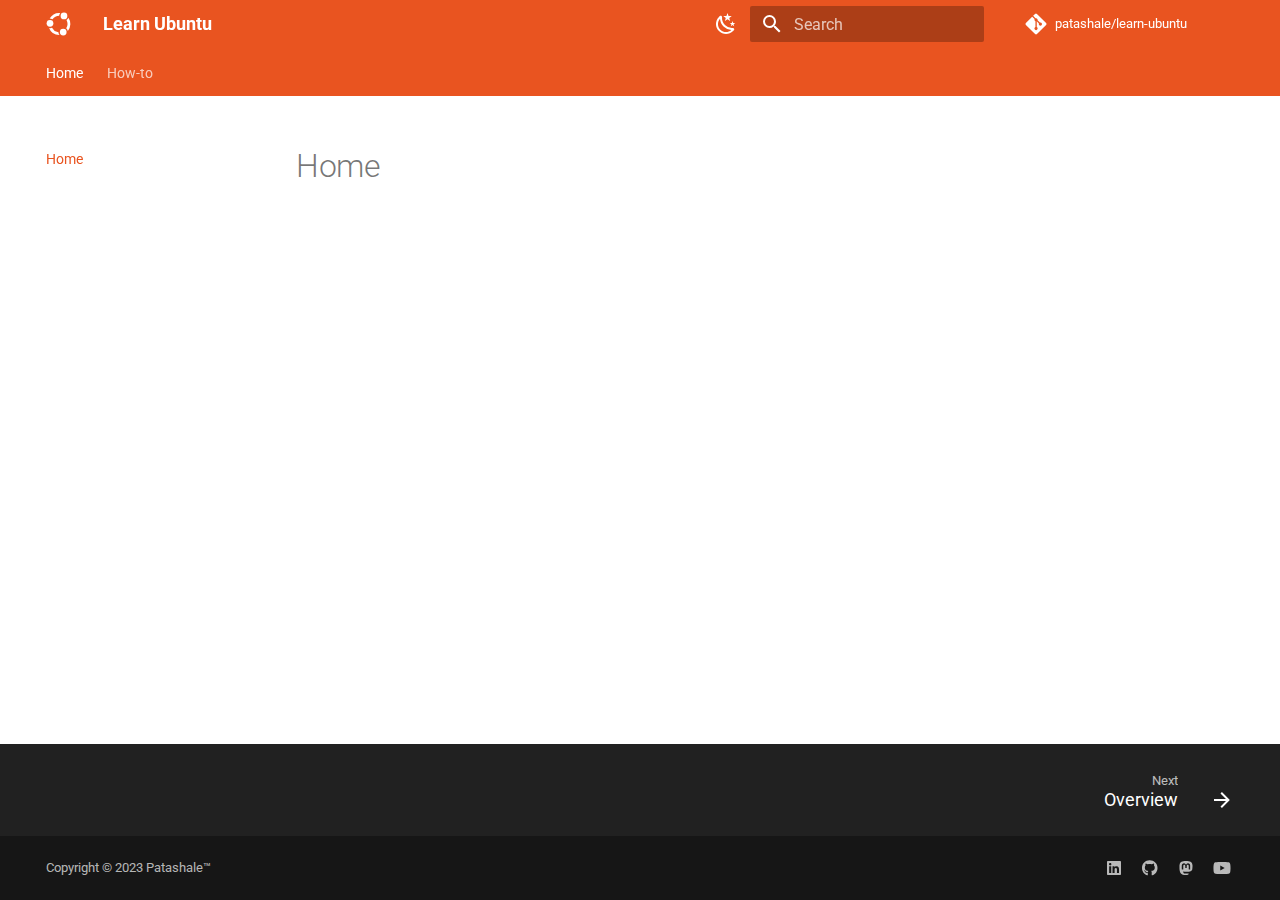
<file: index.html>
<!doctype html><html lang=en class=no-js> <head><meta charset=utf-8><meta name=viewport content="width=device-width,initial-scale=1"><meta name=description content="Learn everything about Ubuntu here at Patashale™."><meta name=author content=Patashale™><link href=https://www.patashale.in/learn-ubuntu/ rel=canonical><link href=en/how-to/overview/ rel=next><link rel=icon href=assets/ubuntu-logo.svg><meta name=generator content="mkdocs-1.6.0, mkdocs-material-9.5.26"><title>Learn Ubuntu</title><link rel=stylesheet href=assets/stylesheets/main.6543a935.min.css><link rel=stylesheet href=assets/stylesheets/palette.06af60db.min.css><link rel=preconnect href=https://fonts.gstatic.com crossorigin><link rel=stylesheet href="https://fonts.googleapis.com/css?family=Roboto:300,300i,400,400i,700,700i%7CRoboto+Mono:400,400i,700,700i&display=fallback"><style>:root{--md-text-font:"Roboto";--md-code-font:"Roboto Mono"}</style><link rel=stylesheet href=stylesheets/extra.css><script>__md_scope=new URL(".",location),__md_hash=e=>[...e].reduce((e,_)=>(e<<5)-e+_.charCodeAt(0),0),__md_get=(e,_=localStorage,t=__md_scope)=>JSON.parse(_.getItem(t.pathname+"."+e)),__md_set=(e,_,t=localStorage,a=__md_scope)=>{try{t.setItem(a.pathname+"."+e,JSON.stringify(_))}catch(e){}}</script><meta property=og:type content=website><meta property=og:title content=Home><meta property=og:description content="Learn everything about Ubuntu here at Patashale™."><meta property=og:image content=https://www.patashale.in/learn-ubuntu/assets/images/social/index.png><meta property=og:image:type content=image/png><meta property=og:image:width content=1200><meta property=og:image:height content=630><meta content=https://www.patashale.in/learn-ubuntu/ property=og:url><meta name=twitter:card content=summary_large_image><meta name=twitter:title content=Home><meta name=twitter:description content="Learn everything about Ubuntu here at Patashale™."><meta name=twitter:image content=https://www.patashale.in/learn-ubuntu/assets/images/social/index.png></head> <body dir=ltr data-md-color-scheme=default data-md-color-primary=indigo data-md-color-accent=indigo> <input class=md-toggle data-md-toggle=drawer type=checkbox id=__drawer autocomplete=off> <input class=md-toggle data-md-toggle=search type=checkbox id=__search autocomplete=off> <label class=md-overlay for=__drawer></label> <div data-md-component=skip> </div> <div data-md-component=announce> </div> <header class=md-header data-md-component=header> <nav class="md-header__inner md-grid" aria-label=Header> <a href=. title="Learn Ubuntu" class="md-header__button md-logo" aria-label="Learn Ubuntu" data-md-component=logo> <img src=assets/ubuntu-logo.svg alt=logo> </a> <label class="md-header__button md-icon" for=__drawer> <svg xmlns=http://www.w3.org/2000/svg viewbox="0 0 24 24"><path d="M3 6h18v2H3V6m0 5h18v2H3v-2m0 5h18v2H3v-2Z"/></svg> </label> <div class=md-header__title data-md-component=header-title> <div class=md-header__ellipsis> <div class=md-header__topic> <span class=md-ellipsis> Learn Ubuntu </span> </div> <div class=md-header__topic data-md-component=header-topic> <span class=md-ellipsis> Home </span> </div> </div> </div> <form class=md-header__option data-md-component=palette> <input class=md-option data-md-color-media="(prefers-color-scheme: light)" data-md-color-scheme=default data-md-color-primary=indigo data-md-color-accent=indigo aria-label="Switch to dark mode" type=radio name=__palette id=__palette_0> <label class="md-header__button md-icon" title="Switch to dark mode" for=__palette_1 hidden> <svg xmlns=http://www.w3.org/2000/svg viewbox="0 0 24 24"><path d="m17.75 4.09-2.53 1.94.91 3.06-2.63-1.81-2.63 1.81.91-3.06-2.53-1.94L12.44 4l1.06-3 1.06 3 3.19.09m3.5 6.91-1.64 1.25.59 1.98-1.7-1.17-1.7 1.17.59-1.98L15.75 11l2.06-.05L18.5 9l.69 1.95 2.06.05m-2.28 4.95c.83-.08 1.72 1.1 1.19 1.85-.32.45-.66.87-1.08 1.27C15.17 23 8.84 23 4.94 19.07c-3.91-3.9-3.91-10.24 0-14.14.4-.4.82-.76 1.27-1.08.75-.53 1.93.36 1.85 1.19-.27 2.86.69 5.83 2.89 8.02a9.96 9.96 0 0 0 8.02 2.89m-1.64 2.02a12.08 12.08 0 0 1-7.8-3.47c-2.17-2.19-3.33-5-3.49-7.82-2.81 3.14-2.7 7.96.31 10.98 3.02 3.01 7.84 3.12 10.98.31Z"/></svg> </label> <input class=md-option data-md-color-media="(prefers-color-scheme: dark)" data-md-color-scheme=slate data-md-color-primary=deep-orange data-md-color-accent=deep-orange aria-label="Switch to light mode" type=radio name=__palette id=__palette_1> <label class="md-header__button md-icon" title="Switch to light mode" for=__palette_0 hidden> <svg xmlns=http://www.w3.org/2000/svg viewbox="0 0 24 24"><path d="M12 7a5 5 0 0 1 5 5 5 5 0 0 1-5 5 5 5 0 0 1-5-5 5 5 0 0 1 5-5m0 2a3 3 0 0 0-3 3 3 3 0 0 0 3 3 3 3 0 0 0 3-3 3 3 0 0 0-3-3m0-7 2.39 3.42C13.65 5.15 12.84 5 12 5c-.84 0-1.65.15-2.39.42L12 2M3.34 7l4.16-.35A7.2 7.2 0 0 0 5.94 8.5c-.44.74-.69 1.5-.83 2.29L3.34 7m.02 10 1.76-3.77a7.131 7.131 0 0 0 2.38 4.14L3.36 17M20.65 7l-1.77 3.79a7.023 7.023 0 0 0-2.38-4.15l4.15.36m-.01 10-4.14.36c.59-.51 1.12-1.14 1.54-1.86.42-.73.69-1.5.83-2.29L20.64 17M12 22l-2.41-3.44c.74.27 1.55.44 2.41.44.82 0 1.63-.17 2.37-.44L12 22Z"/></svg> </label> </form> <script>var media,input,key,value,palette=__md_get("__palette");if(palette&&palette.color){"(prefers-color-scheme)"===palette.color.media&&(media=matchMedia("(prefers-color-scheme: light)"),input=document.querySelector(media.matches?"[data-md-color-media='(prefers-color-scheme: light)']":"[data-md-color-media='(prefers-color-scheme: dark)']"),palette.color.media=input.getAttribute("data-md-color-media"),palette.color.scheme=input.getAttribute("data-md-color-scheme"),palette.color.primary=input.getAttribute("data-md-color-primary"),palette.color.accent=input.getAttribute("data-md-color-accent"));for([key,value]of Object.entries(palette.color))document.body.setAttribute("data-md-color-"+key,value)}</script> <label class="md-header__button md-icon" for=__search> <svg xmlns=http://www.w3.org/2000/svg viewbox="0 0 24 24"><path d="M9.5 3A6.5 6.5 0 0 1 16 9.5c0 1.61-.59 3.09-1.56 4.23l.27.27h.79l5 5-1.5 1.5-5-5v-.79l-.27-.27A6.516 6.516 0 0 1 9.5 16 6.5 6.5 0 0 1 3 9.5 6.5 6.5 0 0 1 9.5 3m0 2C7 5 5 7 5 9.5S7 14 9.5 14 14 12 14 9.5 12 5 9.5 5Z"/></svg> </label> <div class=md-search data-md-component=search role=dialog> <label class=md-search__overlay for=__search></label> <div class=md-search__inner role=search> <form class=md-search__form name=search> <input type=text class=md-search__input name=query aria-label=Search placeholder=Search autocapitalize=off autocorrect=off autocomplete=off spellcheck=false data-md-component=search-query required> <label class="md-search__icon md-icon" for=__search> <svg xmlns=http://www.w3.org/2000/svg viewbox="0 0 24 24"><path d="M9.5 3A6.5 6.5 0 0 1 16 9.5c0 1.61-.59 3.09-1.56 4.23l.27.27h.79l5 5-1.5 1.5-5-5v-.79l-.27-.27A6.516 6.516 0 0 1 9.5 16 6.5 6.5 0 0 1 3 9.5 6.5 6.5 0 0 1 9.5 3m0 2C7 5 5 7 5 9.5S7 14 9.5 14 14 12 14 9.5 12 5 9.5 5Z"/></svg> <svg xmlns=http://www.w3.org/2000/svg viewbox="0 0 24 24"><path d="M20 11v2H8l5.5 5.5-1.42 1.42L4.16 12l7.92-7.92L13.5 5.5 8 11h12Z"/></svg> </label> <nav class=md-search__options aria-label=Search> <button type=reset class="md-search__icon md-icon" title=Clear aria-label=Clear tabindex=-1> <svg xmlns=http://www.w3.org/2000/svg viewbox="0 0 24 24"><path d="M19 6.41 17.59 5 12 10.59 6.41 5 5 6.41 10.59 12 5 17.59 6.41 19 12 13.41 17.59 19 19 17.59 13.41 12 19 6.41Z"/></svg> </button> </nav> </form> <div class=md-search__output> <div class=md-search__scrollwrap tabindex=0 data-md-scrollfix> <div class=md-search-result data-md-component=search-result> <div class=md-search-result__meta> Initializing search </div> <ol class=md-search-result__list role=presentation></ol> </div> </div> </div> </div> </div> <div class=md-header__source> <a href=https://github.com/patashale/learn-ubuntu title="Go to repository" class=md-source data-md-component=source> <div class="md-source__icon md-icon"> <svg xmlns=http://www.w3.org/2000/svg viewbox="0 0 448 512"><!-- Font Awesome Free 6.5.2 by @fontawesome - https://fontawesome.com License - https://fontawesome.com/license/free (Icons: CC BY 4.0, Fonts: SIL OFL 1.1, Code: MIT License) Copyright 2024 Fonticons, Inc.--><path d="M439.55 236.05 244 40.45a28.87 28.87 0 0 0-40.81 0l-40.66 40.63 51.52 51.52c27.06-9.14 52.68 16.77 43.39 43.68l49.66 49.66c34.23-11.8 61.18 31 35.47 56.69-26.49 26.49-70.21-2.87-56-37.34L240.22 199v121.85c25.3 12.54 22.26 41.85 9.08 55a34.34 34.34 0 0 1-48.55 0c-17.57-17.6-11.07-46.91 11.25-56v-123c-20.8-8.51-24.6-30.74-18.64-45L142.57 101 8.45 235.14a28.86 28.86 0 0 0 0 40.81l195.61 195.6a28.86 28.86 0 0 0 40.8 0l194.69-194.69a28.86 28.86 0 0 0 0-40.81z"/></svg> </div> <div class=md-source__repository> patashale/learn-ubuntu </div> </a> </div> </nav> </header> <div class=md-container data-md-component=container> <nav class=md-tabs aria-label=Tabs data-md-component=tabs> <div class=md-grid> <ul class=md-tabs__list> <li class="md-tabs__item md-tabs__item--active"> <a href=. class=md-tabs__link> Home </a> </li> <li class=md-tabs__item> <a href=en/how-to/overview/ class=md-tabs__link> How-to </a> </li> </ul> </div> </nav> <main class=md-main data-md-component=main> <div class="md-main__inner md-grid"> <div class="md-sidebar md-sidebar--primary" data-md-component=sidebar data-md-type=navigation> <div class=md-sidebar__scrollwrap> <div class=md-sidebar__inner> <nav class="md-nav md-nav--primary md-nav--lifted" aria-label=Navigation data-md-level=0> <label class=md-nav__title for=__drawer> <a href=. title="Learn Ubuntu" class="md-nav__button md-logo" aria-label="Learn Ubuntu" data-md-component=logo> <img src=assets/ubuntu-logo.svg alt=logo> </a> Learn Ubuntu </label> <div class=md-nav__source> <a href=https://github.com/patashale/learn-ubuntu title="Go to repository" class=md-source data-md-component=source> <div class="md-source__icon md-icon"> <svg xmlns=http://www.w3.org/2000/svg viewbox="0 0 448 512"><!-- Font Awesome Free 6.5.2 by @fontawesome - https://fontawesome.com License - https://fontawesome.com/license/free (Icons: CC BY 4.0, Fonts: SIL OFL 1.1, Code: MIT License) Copyright 2024 Fonticons, Inc.--><path d="M439.55 236.05 244 40.45a28.87 28.87 0 0 0-40.81 0l-40.66 40.63 51.52 51.52c27.06-9.14 52.68 16.77 43.39 43.68l49.66 49.66c34.23-11.8 61.18 31 35.47 56.69-26.49 26.49-70.21-2.87-56-37.34L240.22 199v121.85c25.3 12.54 22.26 41.85 9.08 55a34.34 34.34 0 0 1-48.55 0c-17.57-17.6-11.07-46.91 11.25-56v-123c-20.8-8.51-24.6-30.74-18.64-45L142.57 101 8.45 235.14a28.86 28.86 0 0 0 0 40.81l195.61 195.6a28.86 28.86 0 0 0 40.8 0l194.69-194.69a28.86 28.86 0 0 0 0-40.81z"/></svg> </div> <div class=md-source__repository> patashale/learn-ubuntu </div> </a> </div> <ul class=md-nav__list data-md-scrollfix> <li class="md-nav__item md-nav__item--active"> <input class="md-nav__toggle md-toggle" type=checkbox id=__toc> <a href=. class="md-nav__link md-nav__link--active"> <span class=md-ellipsis> Home </span> </a> </li> <li class="md-nav__item md-nav__item--nested"> <input class="md-nav__toggle md-toggle " type=checkbox id=__nav_2> <label class=md-nav__link for=__nav_2 id=__nav_2_label tabindex=0> <span class=md-ellipsis> How-to </span> <span class="md-nav__icon md-icon"></span> </label> <nav class=md-nav data-md-level=1 aria-labelledby=__nav_2_label aria-expanded=false> <label class=md-nav__title for=__nav_2> <span class="md-nav__icon md-icon"></span> How-to </label> <ul class=md-nav__list data-md-scrollfix> <li class=md-nav__item> <a href=en/how-to/overview/ class=md-nav__link> <span class=md-ellipsis> Overview </span> </a> </li> <li class=md-nav__item> <a href=en/how-to/visual-studio-code/ class=md-nav__link> <span class=md-ellipsis> Visual Studio Code </span> </a> </li> </ul> </nav> </li> </ul> </nav> </div> </div> </div> <div class="md-sidebar md-sidebar--secondary" data-md-component=sidebar data-md-type=toc> <div class=md-sidebar__scrollwrap> <div class=md-sidebar__inner> <nav class="md-nav md-nav--secondary" aria-label="Table of contents"> </nav> </div> </div> </div> <div class=md-content data-md-component=content> <article class="md-content__inner md-typeset"> <h1>Home</h1> </article> </div> <script>var target=document.getElementById(location.hash.slice(1));target&&target.name&&(target.checked=target.name.startsWith("__tabbed_"))</script> </div> </main> <footer class=md-footer> <nav class="md-footer__inner md-grid" aria-label=Footer> <a href=en/how-to/overview/ class="md-footer__link md-footer__link--next" aria-label="Next: Overview"> <div class=md-footer__title> <span class=md-footer__direction> Next </span> <div class=md-ellipsis> Overview </div> </div> <div class="md-footer__button md-icon"> <svg xmlns=http://www.w3.org/2000/svg viewbox="0 0 24 24"><path d="M4 11v2h12l-5.5 5.5 1.42 1.42L19.84 12l-7.92-7.92L10.5 5.5 16 11H4Z"/></svg> </div> </a> </nav> <div class="md-footer-meta md-typeset"> <div class="md-footer-meta__inner md-grid"> <div class=md-copyright> <div class=md-copyright__highlight> Copyright &copy; 2023 Patashale™ </div> </div> <div class=md-social> <a href=https://linkedin.com/company/patashale target=_blank rel=noopener title="Patashale™ on LinkedIn" class=md-social__link> <svg xmlns=http://www.w3.org/2000/svg viewbox="0 0 448 512"><!-- Font Awesome Free 6.5.2 by @fontawesome - https://fontawesome.com License - https://fontawesome.com/license/free (Icons: CC BY 4.0, Fonts: SIL OFL 1.1, Code: MIT License) Copyright 2024 Fonticons, Inc.--><path d="M416 32H31.9C14.3 32 0 46.5 0 64.3v383.4C0 465.5 14.3 480 31.9 480H416c17.6 0 32-14.5 32-32.3V64.3c0-17.8-14.4-32.3-32-32.3zM135.4 416H69V202.2h66.5V416zm-33.2-243c-21.3 0-38.5-17.3-38.5-38.5S80.9 96 102.2 96c21.2 0 38.5 17.3 38.5 38.5 0 21.3-17.2 38.5-38.5 38.5zm282.1 243h-66.4V312c0-24.8-.5-56.7-34.5-56.7-34.6 0-39.9 27-39.9 54.9V416h-66.4V202.2h63.7v29.2h.9c8.9-16.8 30.6-34.5 62.9-34.5 67.2 0 79.7 44.3 79.7 101.9V416z"/></svg> </a> <a href=https://github.com/patashale target=_blank rel=noopener title="Patashale™ on GitHub" class=md-social__link> <svg xmlns=http://www.w3.org/2000/svg viewbox="0 0 496 512"><!-- Font Awesome Free 6.5.2 by @fontawesome - https://fontawesome.com License - https://fontawesome.com/license/free (Icons: CC BY 4.0, Fonts: SIL OFL 1.1, Code: MIT License) Copyright 2024 Fonticons, Inc.--><path d="M165.9 397.4c0 2-2.3 3.6-5.2 3.6-3.3.3-5.6-1.3-5.6-3.6 0-2 2.3-3.6 5.2-3.6 3-.3 5.6 1.3 5.6 3.6zm-31.1-4.5c-.7 2 1.3 4.3 4.3 4.9 2.6 1 5.6 0 6.2-2s-1.3-4.3-4.3-5.2c-2.6-.7-5.5.3-6.2 2.3zm44.2-1.7c-2.9.7-4.9 2.6-4.6 4.9.3 2 2.9 3.3 5.9 2.6 2.9-.7 4.9-2.6 4.6-4.6-.3-1.9-3-3.2-5.9-2.9zM244.8 8C106.1 8 0 113.3 0 252c0 110.9 69.8 205.8 169.5 239.2 12.8 2.3 17.3-5.6 17.3-12.1 0-6.2-.3-40.4-.3-61.4 0 0-70 15-84.7-29.8 0 0-11.4-29.1-27.8-36.6 0 0-22.9-15.7 1.6-15.4 0 0 24.9 2 38.6 25.8 21.9 38.6 58.6 27.5 72.9 20.9 2.3-16 8.8-27.1 16-33.7-55.9-6.2-112.3-14.3-112.3-110.5 0-27.5 7.6-41.3 23.6-58.9-2.6-6.5-11.1-33.3 2.6-67.9 20.9-6.5 69 27 69 27 20-5.6 41.5-8.5 62.8-8.5s42.8 2.9 62.8 8.5c0 0 48.1-33.6 69-27 13.7 34.7 5.2 61.4 2.6 67.9 16 17.7 25.8 31.5 25.8 58.9 0 96.5-58.9 104.2-114.8 110.5 9.2 7.9 17 22.9 17 46.4 0 33.7-.3 75.4-.3 83.6 0 6.5 4.6 14.4 17.3 12.1C428.2 457.8 496 362.9 496 252 496 113.3 383.5 8 244.8 8zM97.2 352.9c-1.3 1-1 3.3.7 5.2 1.6 1.6 3.9 2.3 5.2 1 1.3-1 1-3.3-.7-5.2-1.6-1.6-3.9-2.3-5.2-1zm-10.8-8.1c-.7 1.3.3 2.9 2.3 3.9 1.6 1 3.6.7 4.3-.7.7-1.3-.3-2.9-2.3-3.9-2-.6-3.6-.3-4.3.7zm32.4 35.6c-1.6 1.3-1 4.3 1.3 6.2 2.3 2.3 5.2 2.6 6.5 1 1.3-1.3.7-4.3-1.3-6.2-2.2-2.3-5.2-2.6-6.5-1zm-11.4-14.7c-1.6 1-1.6 3.6 0 5.9 1.6 2.3 4.3 3.3 5.6 2.3 1.6-1.3 1.6-3.9 0-6.2-1.4-2.3-4-3.3-5.6-2z"/></svg> </a> <a href=https://mastodon.social/@patashale target=_blank rel="noopener me" title="Patashale™ on Mastodon" class=md-social__link> <svg xmlns=http://www.w3.org/2000/svg viewbox="0 0 448 512"><!-- Font Awesome Free 6.5.2 by @fontawesome - https://fontawesome.com License - https://fontawesome.com/license/free (Icons: CC BY 4.0, Fonts: SIL OFL 1.1, Code: MIT License) Copyright 2024 Fonticons, Inc.--><path d="M433 179.11c0-97.2-63.71-125.7-63.71-125.7-62.52-28.7-228.56-28.4-290.48 0 0 0-63.72 28.5-63.72 125.7 0 115.7-6.6 259.4 105.63 289.1 40.51 10.7 75.32 13 103.33 11.4 50.81-2.8 79.32-18.1 79.32-18.1l-1.7-36.9s-36.31 11.4-77.12 10.1c-40.41-1.4-83-4.4-89.63-54a102.54 102.54 0 0 1-.9-13.9c85.63 20.9 158.65 9.1 178.75 6.7 56.12-6.7 105-41.3 111.23-72.9 9.8-49.8 9-121.5 9-121.5zm-75.12 125.2h-46.63v-114.2c0-49.7-64-51.6-64 6.9v62.5h-46.33V197c0-58.5-64-56.6-64-6.9v114.2H90.19c0-122.1-5.2-147.9 18.41-175 25.9-28.9 79.82-30.8 103.83 6.1l11.6 19.5 11.6-19.5c24.11-37.1 78.12-34.8 103.83-6.1 23.71 27.3 18.4 53 18.4 175z"/></svg> </a> <a href=https://youtube.com/@patashale target=_blank rel=noopener title="Patashale™ on YouTube" class=md-social__link> <svg xmlns=http://www.w3.org/2000/svg viewbox="0 0 576 512"><!-- Font Awesome Free 6.5.2 by @fontawesome - https://fontawesome.com License - https://fontawesome.com/license/free (Icons: CC BY 4.0, Fonts: SIL OFL 1.1, Code: MIT License) Copyright 2024 Fonticons, Inc.--><path d="M549.655 124.083c-6.281-23.65-24.787-42.276-48.284-48.597C458.781 64 288 64 288 64S117.22 64 74.629 75.486c-23.497 6.322-42.003 24.947-48.284 48.597-11.412 42.867-11.412 132.305-11.412 132.305s0 89.438 11.412 132.305c6.281 23.65 24.787 41.5 48.284 47.821C117.22 448 288 448 288 448s170.78 0 213.371-11.486c23.497-6.321 42.003-24.171 48.284-47.821 11.412-42.867 11.412-132.305 11.412-132.305s0-89.438-11.412-132.305zm-317.51 213.508V175.185l142.739 81.205-142.739 81.201z"/></svg> </a> </div> </div> </div> </footer> </div> <div class=md-dialog data-md-component=dialog> <div class="md-dialog__inner md-typeset"></div> </div> <script id=__config type=application/json>{"base": ".", "features": ["navigation.footer", "navigation.tabs"], "search": "assets/javascripts/workers/search.b8dbb3d2.min.js", "translations": {"clipboard.copied": "Copied to clipboard", "clipboard.copy": "Copy to clipboard", "search.result.more.one": "1 more on this page", "search.result.more.other": "# more on this page", "search.result.none": "No matching documents", "search.result.one": "1 matching document", "search.result.other": "# matching documents", "search.result.placeholder": "Type to start searching", "search.result.term.missing": "Missing", "select.version": "Select version"}}</script> <script src=assets/javascripts/bundle.ad660dcc.min.js></script> </body> </html>
</file>
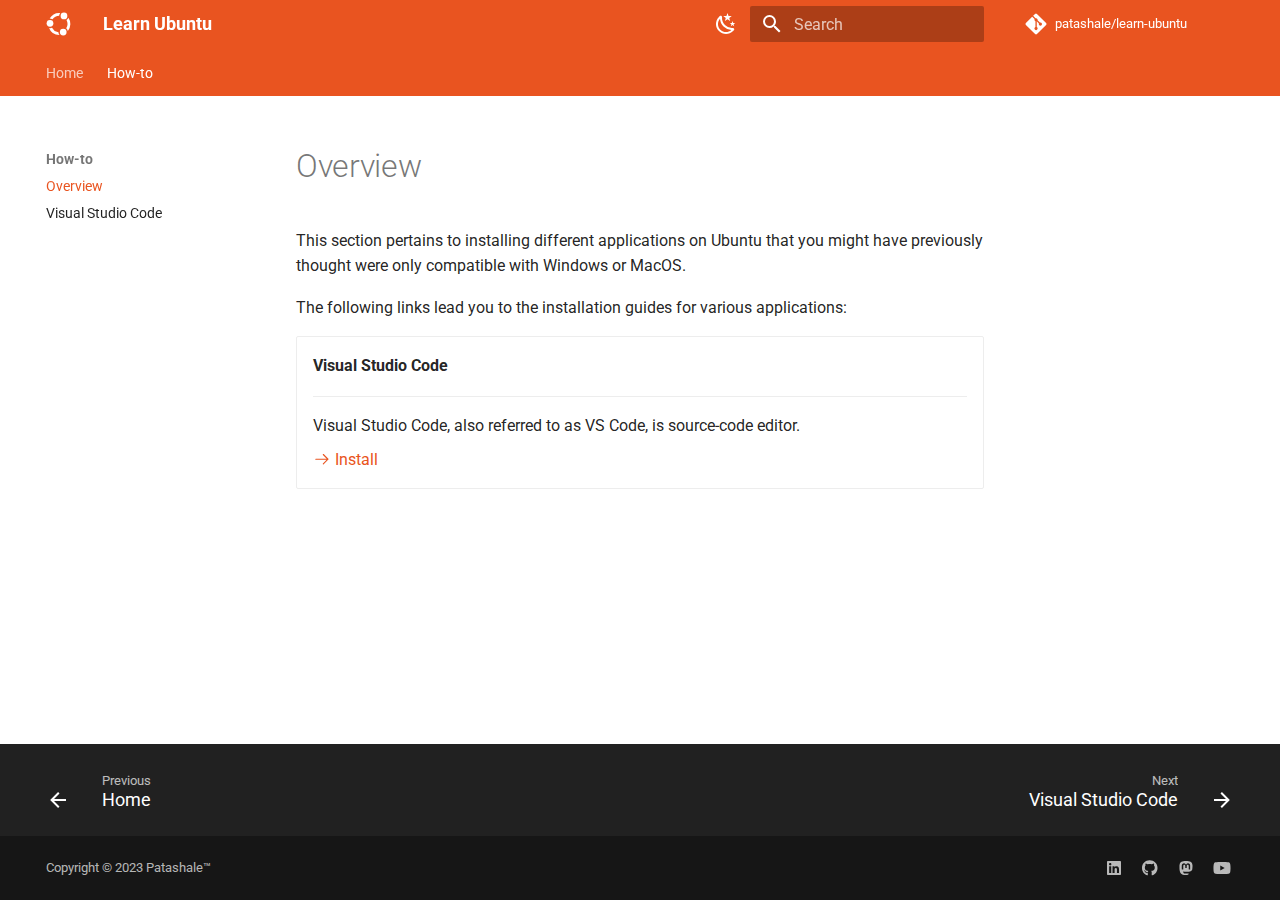
<file: en/how-to/overview/index.html>
<!doctype html><html lang=en class=no-js> <head><meta charset=utf-8><meta name=viewport content="width=device-width,initial-scale=1"><meta name=description content="Learn everything about Ubuntu here at Patashale™."><meta name=author content=Patashale™><link href=https://www.patashale.in/learn-ubuntu/en/how-to/overview/ rel=canonical><link rel=prev href=../../..><link href=../visual-studio-code/ rel=next><link rel=icon href=../../../assets/ubuntu-logo.svg><meta name=generator content="mkdocs-1.6.0, mkdocs-material-9.5.26"><title>Overview - Learn Ubuntu</title><link rel=stylesheet href=../../../assets/stylesheets/main.6543a935.min.css><link rel=stylesheet href=../../../assets/stylesheets/palette.06af60db.min.css><link rel=preconnect href=https://fonts.gstatic.com crossorigin><link rel=stylesheet href="https://fonts.googleapis.com/css?family=Roboto:300,300i,400,400i,700,700i%7CRoboto+Mono:400,400i,700,700i&display=fallback"><style>:root{--md-text-font:"Roboto";--md-code-font:"Roboto Mono"}</style><link rel=stylesheet href=../../../stylesheets/extra.css><script>__md_scope=new URL("../../..",location),__md_hash=e=>[...e].reduce((e,_)=>(e<<5)-e+_.charCodeAt(0),0),__md_get=(e,_=localStorage,t=__md_scope)=>JSON.parse(_.getItem(t.pathname+"."+e)),__md_set=(e,_,t=localStorage,a=__md_scope)=>{try{t.setItem(a.pathname+"."+e,JSON.stringify(_))}catch(e){}}</script><meta property=og:type content=website><meta property=og:title content="Overview - Learn Ubuntu"><meta property=og:description content="Learn everything about Ubuntu here at Patashale™."><meta property=og:image content=https://www.patashale.in/learn-ubuntu/assets/images/social/en/how-to/overview.png><meta property=og:image:type content=image/png><meta property=og:image:width content=1200><meta property=og:image:height content=630><meta content=https://www.patashale.in/learn-ubuntu/en/how-to/overview/ property=og:url><meta name=twitter:card content=summary_large_image><meta name=twitter:title content="Overview - Learn Ubuntu"><meta name=twitter:description content="Learn everything about Ubuntu here at Patashale™."><meta name=twitter:image content=https://www.patashale.in/learn-ubuntu/assets/images/social/en/how-to/overview.png></head> <body dir=ltr data-md-color-scheme=default data-md-color-primary=indigo data-md-color-accent=indigo> <input class=md-toggle data-md-toggle=drawer type=checkbox id=__drawer autocomplete=off> <input class=md-toggle data-md-toggle=search type=checkbox id=__search autocomplete=off> <label class=md-overlay for=__drawer></label> <div data-md-component=skip> </div> <div data-md-component=announce> </div> <header class=md-header data-md-component=header> <nav class="md-header__inner md-grid" aria-label=Header> <a href=../../.. title="Learn Ubuntu" class="md-header__button md-logo" aria-label="Learn Ubuntu" data-md-component=logo> <img src=../../../assets/ubuntu-logo.svg alt=logo> </a> <label class="md-header__button md-icon" for=__drawer> <svg xmlns=http://www.w3.org/2000/svg viewbox="0 0 24 24"><path d="M3 6h18v2H3V6m0 5h18v2H3v-2m0 5h18v2H3v-2Z"/></svg> </label> <div class=md-header__title data-md-component=header-title> <div class=md-header__ellipsis> <div class=md-header__topic> <span class=md-ellipsis> Learn Ubuntu </span> </div> <div class=md-header__topic data-md-component=header-topic> <span class=md-ellipsis> Overview </span> </div> </div> </div> <form class=md-header__option data-md-component=palette> <input class=md-option data-md-color-media="(prefers-color-scheme: light)" data-md-color-scheme=default data-md-color-primary=indigo data-md-color-accent=indigo aria-label="Switch to dark mode" type=radio name=__palette id=__palette_0> <label class="md-header__button md-icon" title="Switch to dark mode" for=__palette_1 hidden> <svg xmlns=http://www.w3.org/2000/svg viewbox="0 0 24 24"><path d="m17.75 4.09-2.53 1.94.91 3.06-2.63-1.81-2.63 1.81.91-3.06-2.53-1.94L12.44 4l1.06-3 1.06 3 3.19.09m3.5 6.91-1.64 1.25.59 1.98-1.7-1.17-1.7 1.17.59-1.98L15.75 11l2.06-.05L18.5 9l.69 1.95 2.06.05m-2.28 4.95c.83-.08 1.72 1.1 1.19 1.85-.32.45-.66.87-1.08 1.27C15.17 23 8.84 23 4.94 19.07c-3.91-3.9-3.91-10.24 0-14.14.4-.4.82-.76 1.27-1.08.75-.53 1.93.36 1.85 1.19-.27 2.86.69 5.83 2.89 8.02a9.96 9.96 0 0 0 8.02 2.89m-1.64 2.02a12.08 12.08 0 0 1-7.8-3.47c-2.17-2.19-3.33-5-3.49-7.82-2.81 3.14-2.7 7.96.31 10.98 3.02 3.01 7.84 3.12 10.98.31Z"/></svg> </label> <input class=md-option data-md-color-media="(prefers-color-scheme: dark)" data-md-color-scheme=slate data-md-color-primary=deep-orange data-md-color-accent=deep-orange aria-label="Switch to light mode" type=radio name=__palette id=__palette_1> <label class="md-header__button md-icon" title="Switch to light mode" for=__palette_0 hidden> <svg xmlns=http://www.w3.org/2000/svg viewbox="0 0 24 24"><path d="M12 7a5 5 0 0 1 5 5 5 5 0 0 1-5 5 5 5 0 0 1-5-5 5 5 0 0 1 5-5m0 2a3 3 0 0 0-3 3 3 3 0 0 0 3 3 3 3 0 0 0 3-3 3 3 0 0 0-3-3m0-7 2.39 3.42C13.65 5.15 12.84 5 12 5c-.84 0-1.65.15-2.39.42L12 2M3.34 7l4.16-.35A7.2 7.2 0 0 0 5.94 8.5c-.44.74-.69 1.5-.83 2.29L3.34 7m.02 10 1.76-3.77a7.131 7.131 0 0 0 2.38 4.14L3.36 17M20.65 7l-1.77 3.79a7.023 7.023 0 0 0-2.38-4.15l4.15.36m-.01 10-4.14.36c.59-.51 1.12-1.14 1.54-1.86.42-.73.69-1.5.83-2.29L20.64 17M12 22l-2.41-3.44c.74.27 1.55.44 2.41.44.82 0 1.63-.17 2.37-.44L12 22Z"/></svg> </label> </form> <script>var media,input,key,value,palette=__md_get("__palette");if(palette&&palette.color){"(prefers-color-scheme)"===palette.color.media&&(media=matchMedia("(prefers-color-scheme: light)"),input=document.querySelector(media.matches?"[data-md-color-media='(prefers-color-scheme: light)']":"[data-md-color-media='(prefers-color-scheme: dark)']"),palette.color.media=input.getAttribute("data-md-color-media"),palette.color.scheme=input.getAttribute("data-md-color-scheme"),palette.color.primary=input.getAttribute("data-md-color-primary"),palette.color.accent=input.getAttribute("data-md-color-accent"));for([key,value]of Object.entries(palette.color))document.body.setAttribute("data-md-color-"+key,value)}</script> <label class="md-header__button md-icon" for=__search> <svg xmlns=http://www.w3.org/2000/svg viewbox="0 0 24 24"><path d="M9.5 3A6.5 6.5 0 0 1 16 9.5c0 1.61-.59 3.09-1.56 4.23l.27.27h.79l5 5-1.5 1.5-5-5v-.79l-.27-.27A6.516 6.516 0 0 1 9.5 16 6.5 6.5 0 0 1 3 9.5 6.5 6.5 0 0 1 9.5 3m0 2C7 5 5 7 5 9.5S7 14 9.5 14 14 12 14 9.5 12 5 9.5 5Z"/></svg> </label> <div class=md-search data-md-component=search role=dialog> <label class=md-search__overlay for=__search></label> <div class=md-search__inner role=search> <form class=md-search__form name=search> <input type=text class=md-search__input name=query aria-label=Search placeholder=Search autocapitalize=off autocorrect=off autocomplete=off spellcheck=false data-md-component=search-query required> <label class="md-search__icon md-icon" for=__search> <svg xmlns=http://www.w3.org/2000/svg viewbox="0 0 24 24"><path d="M9.5 3A6.5 6.5 0 0 1 16 9.5c0 1.61-.59 3.09-1.56 4.23l.27.27h.79l5 5-1.5 1.5-5-5v-.79l-.27-.27A6.516 6.516 0 0 1 9.5 16 6.5 6.5 0 0 1 3 9.5 6.5 6.5 0 0 1 9.5 3m0 2C7 5 5 7 5 9.5S7 14 9.5 14 14 12 14 9.5 12 5 9.5 5Z"/></svg> <svg xmlns=http://www.w3.org/2000/svg viewbox="0 0 24 24"><path d="M20 11v2H8l5.5 5.5-1.42 1.42L4.16 12l7.92-7.92L13.5 5.5 8 11h12Z"/></svg> </label> <nav class=md-search__options aria-label=Search> <button type=reset class="md-search__icon md-icon" title=Clear aria-label=Clear tabindex=-1> <svg xmlns=http://www.w3.org/2000/svg viewbox="0 0 24 24"><path d="M19 6.41 17.59 5 12 10.59 6.41 5 5 6.41 10.59 12 5 17.59 6.41 19 12 13.41 17.59 19 19 17.59 13.41 12 19 6.41Z"/></svg> </button> </nav> </form> <div class=md-search__output> <div class=md-search__scrollwrap tabindex=0 data-md-scrollfix> <div class=md-search-result data-md-component=search-result> <div class=md-search-result__meta> Initializing search </div> <ol class=md-search-result__list role=presentation></ol> </div> </div> </div> </div> </div> <div class=md-header__source> <a href=https://github.com/patashale/learn-ubuntu title="Go to repository" class=md-source data-md-component=source> <div class="md-source__icon md-icon"> <svg xmlns=http://www.w3.org/2000/svg viewbox="0 0 448 512"><!-- Font Awesome Free 6.5.2 by @fontawesome - https://fontawesome.com License - https://fontawesome.com/license/free (Icons: CC BY 4.0, Fonts: SIL OFL 1.1, Code: MIT License) Copyright 2024 Fonticons, Inc.--><path d="M439.55 236.05 244 40.45a28.87 28.87 0 0 0-40.81 0l-40.66 40.63 51.52 51.52c27.06-9.14 52.68 16.77 43.39 43.68l49.66 49.66c34.23-11.8 61.18 31 35.47 56.69-26.49 26.49-70.21-2.87-56-37.34L240.22 199v121.85c25.3 12.54 22.26 41.85 9.08 55a34.34 34.34 0 0 1-48.55 0c-17.57-17.6-11.07-46.91 11.25-56v-123c-20.8-8.51-24.6-30.74-18.64-45L142.57 101 8.45 235.14a28.86 28.86 0 0 0 0 40.81l195.61 195.6a28.86 28.86 0 0 0 40.8 0l194.69-194.69a28.86 28.86 0 0 0 0-40.81z"/></svg> </div> <div class=md-source__repository> patashale/learn-ubuntu </div> </a> </div> </nav> </header> <div class=md-container data-md-component=container> <nav class=md-tabs aria-label=Tabs data-md-component=tabs> <div class=md-grid> <ul class=md-tabs__list> <li class=md-tabs__item> <a href=../../.. class=md-tabs__link> Home </a> </li> <li class="md-tabs__item md-tabs__item--active"> <a href=./ class=md-tabs__link> How-to </a> </li> </ul> </div> </nav> <main class=md-main data-md-component=main> <div class="md-main__inner md-grid"> <div class="md-sidebar md-sidebar--primary" data-md-component=sidebar data-md-type=navigation> <div class=md-sidebar__scrollwrap> <div class=md-sidebar__inner> <nav class="md-nav md-nav--primary md-nav--lifted" aria-label=Navigation data-md-level=0> <label class=md-nav__title for=__drawer> <a href=../../.. title="Learn Ubuntu" class="md-nav__button md-logo" aria-label="Learn Ubuntu" data-md-component=logo> <img src=../../../assets/ubuntu-logo.svg alt=logo> </a> Learn Ubuntu </label> <div class=md-nav__source> <a href=https://github.com/patashale/learn-ubuntu title="Go to repository" class=md-source data-md-component=source> <div class="md-source__icon md-icon"> <svg xmlns=http://www.w3.org/2000/svg viewbox="0 0 448 512"><!-- Font Awesome Free 6.5.2 by @fontawesome - https://fontawesome.com License - https://fontawesome.com/license/free (Icons: CC BY 4.0, Fonts: SIL OFL 1.1, Code: MIT License) Copyright 2024 Fonticons, Inc.--><path d="M439.55 236.05 244 40.45a28.87 28.87 0 0 0-40.81 0l-40.66 40.63 51.52 51.52c27.06-9.14 52.68 16.77 43.39 43.68l49.66 49.66c34.23-11.8 61.18 31 35.47 56.69-26.49 26.49-70.21-2.87-56-37.34L240.22 199v121.85c25.3 12.54 22.26 41.85 9.08 55a34.34 34.34 0 0 1-48.55 0c-17.57-17.6-11.07-46.91 11.25-56v-123c-20.8-8.51-24.6-30.74-18.64-45L142.57 101 8.45 235.14a28.86 28.86 0 0 0 0 40.81l195.61 195.6a28.86 28.86 0 0 0 40.8 0l194.69-194.69a28.86 28.86 0 0 0 0-40.81z"/></svg> </div> <div class=md-source__repository> patashale/learn-ubuntu </div> </a> </div> <ul class=md-nav__list data-md-scrollfix> <li class=md-nav__item> <a href=../../.. class=md-nav__link> <span class=md-ellipsis> Home </span> </a> </li> <li class="md-nav__item md-nav__item--active md-nav__item--section md-nav__item--nested"> <input class="md-nav__toggle md-toggle " type=checkbox id=__nav_2 checked> <label class=md-nav__link for=__nav_2 id=__nav_2_label tabindex> <span class=md-ellipsis> How-to </span> <span class="md-nav__icon md-icon"></span> </label> <nav class=md-nav data-md-level=1 aria-labelledby=__nav_2_label aria-expanded=true> <label class=md-nav__title for=__nav_2> <span class="md-nav__icon md-icon"></span> How-to </label> <ul class=md-nav__list data-md-scrollfix> <li class="md-nav__item md-nav__item--active"> <input class="md-nav__toggle md-toggle" type=checkbox id=__toc> <a href=./ class="md-nav__link md-nav__link--active"> <span class=md-ellipsis> Overview </span> </a> </li> <li class=md-nav__item> <a href=../visual-studio-code/ class=md-nav__link> <span class=md-ellipsis> Visual Studio Code </span> </a> </li> </ul> </nav> </li> </ul> </nav> </div> </div> </div> <div class="md-sidebar md-sidebar--secondary" data-md-component=sidebar data-md-type=toc> <div class=md-sidebar__scrollwrap> <div class=md-sidebar__inner> <nav class="md-nav md-nav--secondary" aria-label="Table of contents"> </nav> </div> </div> </div> <div class=md-content data-md-component=content> <article class="md-content__inner md-typeset"> <h1>Overview</h1> <p>This section pertains to installing different applications on Ubuntu that you might have previously thought were only compatible with Windows or MacOS.</p> <p>The following links lead you to the installation guides for various applications:</p> <div class="grid cards"> <ul> <li> <p><strong>Visual Studio Code</strong></p> <hr> <p>Visual Studio Code, also referred to as VS Code, is source-code editor.</p> <p><a href=/how-to/visual-studio-code.md><span class=twemoji><svg xmlns=http://www.w3.org/2000/svg viewbox="0 0 24 24"><path d="M13.22 19.03a.75.75 0 0 1 0-1.06L18.19 13H3.75a.75.75 0 0 1 0-1.5h14.44l-4.97-4.97a.749.749 0 0 1 .326-1.275.749.749 0 0 1 .734.215l6.25 6.25a.75.75 0 0 1 0 1.06l-6.25 6.25a.75.75 0 0 1-1.06 0Z"/></svg></span> Install</a></p> </li> </ul> </div> </article> </div> <script>var target=document.getElementById(location.hash.slice(1));target&&target.name&&(target.checked=target.name.startsWith("__tabbed_"))</script> </div> </main> <footer class=md-footer> <nav class="md-footer__inner md-grid" aria-label=Footer> <a href=../../.. class="md-footer__link md-footer__link--prev" aria-label="Previous: Home"> <div class="md-footer__button md-icon"> <svg xmlns=http://www.w3.org/2000/svg viewbox="0 0 24 24"><path d="M20 11v2H8l5.5 5.5-1.42 1.42L4.16 12l7.92-7.92L13.5 5.5 8 11h12Z"/></svg> </div> <div class=md-footer__title> <span class=md-footer__direction> Previous </span> <div class=md-ellipsis> Home </div> </div> </a> <a href=../visual-studio-code/ class="md-footer__link md-footer__link--next" aria-label="Next: Visual Studio Code"> <div class=md-footer__title> <span class=md-footer__direction> Next </span> <div class=md-ellipsis> Visual Studio Code </div> </div> <div class="md-footer__button md-icon"> <svg xmlns=http://www.w3.org/2000/svg viewbox="0 0 24 24"><path d="M4 11v2h12l-5.5 5.5 1.42 1.42L19.84 12l-7.92-7.92L10.5 5.5 16 11H4Z"/></svg> </div> </a> </nav> <div class="md-footer-meta md-typeset"> <div class="md-footer-meta__inner md-grid"> <div class=md-copyright> <div class=md-copyright__highlight> Copyright &copy; 2023 Patashale™ </div> </div> <div class=md-social> <a href=https://linkedin.com/company/patashale target=_blank rel=noopener title="Patashale™ on LinkedIn" class=md-social__link> <svg xmlns=http://www.w3.org/2000/svg viewbox="0 0 448 512"><!-- Font Awesome Free 6.5.2 by @fontawesome - https://fontawesome.com License - https://fontawesome.com/license/free (Icons: CC BY 4.0, Fonts: SIL OFL 1.1, Code: MIT License) Copyright 2024 Fonticons, Inc.--><path d="M416 32H31.9C14.3 32 0 46.5 0 64.3v383.4C0 465.5 14.3 480 31.9 480H416c17.6 0 32-14.5 32-32.3V64.3c0-17.8-14.4-32.3-32-32.3zM135.4 416H69V202.2h66.5V416zm-33.2-243c-21.3 0-38.5-17.3-38.5-38.5S80.9 96 102.2 96c21.2 0 38.5 17.3 38.5 38.5 0 21.3-17.2 38.5-38.5 38.5zm282.1 243h-66.4V312c0-24.8-.5-56.7-34.5-56.7-34.6 0-39.9 27-39.9 54.9V416h-66.4V202.2h63.7v29.2h.9c8.9-16.8 30.6-34.5 62.9-34.5 67.2 0 79.7 44.3 79.7 101.9V416z"/></svg> </a> <a href=https://github.com/patashale target=_blank rel=noopener title="Patashale™ on GitHub" class=md-social__link> <svg xmlns=http://www.w3.org/2000/svg viewbox="0 0 496 512"><!-- Font Awesome Free 6.5.2 by @fontawesome - https://fontawesome.com License - https://fontawesome.com/license/free (Icons: CC BY 4.0, Fonts: SIL OFL 1.1, Code: MIT License) Copyright 2024 Fonticons, Inc.--><path d="M165.9 397.4c0 2-2.3 3.6-5.2 3.6-3.3.3-5.6-1.3-5.6-3.6 0-2 2.3-3.6 5.2-3.6 3-.3 5.6 1.3 5.6 3.6zm-31.1-4.5c-.7 2 1.3 4.3 4.3 4.9 2.6 1 5.6 0 6.2-2s-1.3-4.3-4.3-5.2c-2.6-.7-5.5.3-6.2 2.3zm44.2-1.7c-2.9.7-4.9 2.6-4.6 4.9.3 2 2.9 3.3 5.9 2.6 2.9-.7 4.9-2.6 4.6-4.6-.3-1.9-3-3.2-5.9-2.9zM244.8 8C106.1 8 0 113.3 0 252c0 110.9 69.8 205.8 169.5 239.2 12.8 2.3 17.3-5.6 17.3-12.1 0-6.2-.3-40.4-.3-61.4 0 0-70 15-84.7-29.8 0 0-11.4-29.1-27.8-36.6 0 0-22.9-15.7 1.6-15.4 0 0 24.9 2 38.6 25.8 21.9 38.6 58.6 27.5 72.9 20.9 2.3-16 8.8-27.1 16-33.7-55.9-6.2-112.3-14.3-112.3-110.5 0-27.5 7.6-41.3 23.6-58.9-2.6-6.5-11.1-33.3 2.6-67.9 20.9-6.5 69 27 69 27 20-5.6 41.5-8.5 62.8-8.5s42.8 2.9 62.8 8.5c0 0 48.1-33.6 69-27 13.7 34.7 5.2 61.4 2.6 67.9 16 17.7 25.8 31.5 25.8 58.9 0 96.5-58.9 104.2-114.8 110.5 9.2 7.9 17 22.9 17 46.4 0 33.7-.3 75.4-.3 83.6 0 6.5 4.6 14.4 17.3 12.1C428.2 457.8 496 362.9 496 252 496 113.3 383.5 8 244.8 8zM97.2 352.9c-1.3 1-1 3.3.7 5.2 1.6 1.6 3.9 2.3 5.2 1 1.3-1 1-3.3-.7-5.2-1.6-1.6-3.9-2.3-5.2-1zm-10.8-8.1c-.7 1.3.3 2.9 2.3 3.9 1.6 1 3.6.7 4.3-.7.7-1.3-.3-2.9-2.3-3.9-2-.6-3.6-.3-4.3.7zm32.4 35.6c-1.6 1.3-1 4.3 1.3 6.2 2.3 2.3 5.2 2.6 6.5 1 1.3-1.3.7-4.3-1.3-6.2-2.2-2.3-5.2-2.6-6.5-1zm-11.4-14.7c-1.6 1-1.6 3.6 0 5.9 1.6 2.3 4.3 3.3 5.6 2.3 1.6-1.3 1.6-3.9 0-6.2-1.4-2.3-4-3.3-5.6-2z"/></svg> </a> <a href=https://mastodon.social/@patashale target=_blank rel="noopener me" title="Patashale™ on Mastodon" class=md-social__link> <svg xmlns=http://www.w3.org/2000/svg viewbox="0 0 448 512"><!-- Font Awesome Free 6.5.2 by @fontawesome - https://fontawesome.com License - https://fontawesome.com/license/free (Icons: CC BY 4.0, Fonts: SIL OFL 1.1, Code: MIT License) Copyright 2024 Fonticons, Inc.--><path d="M433 179.11c0-97.2-63.71-125.7-63.71-125.7-62.52-28.7-228.56-28.4-290.48 0 0 0-63.72 28.5-63.72 125.7 0 115.7-6.6 259.4 105.63 289.1 40.51 10.7 75.32 13 103.33 11.4 50.81-2.8 79.32-18.1 79.32-18.1l-1.7-36.9s-36.31 11.4-77.12 10.1c-40.41-1.4-83-4.4-89.63-54a102.54 102.54 0 0 1-.9-13.9c85.63 20.9 158.65 9.1 178.75 6.7 56.12-6.7 105-41.3 111.23-72.9 9.8-49.8 9-121.5 9-121.5zm-75.12 125.2h-46.63v-114.2c0-49.7-64-51.6-64 6.9v62.5h-46.33V197c0-58.5-64-56.6-64-6.9v114.2H90.19c0-122.1-5.2-147.9 18.41-175 25.9-28.9 79.82-30.8 103.83 6.1l11.6 19.5 11.6-19.5c24.11-37.1 78.12-34.8 103.83-6.1 23.71 27.3 18.4 53 18.4 175z"/></svg> </a> <a href=https://youtube.com/@patashale target=_blank rel=noopener title="Patashale™ on YouTube" class=md-social__link> <svg xmlns=http://www.w3.org/2000/svg viewbox="0 0 576 512"><!-- Font Awesome Free 6.5.2 by @fontawesome - https://fontawesome.com License - https://fontawesome.com/license/free (Icons: CC BY 4.0, Fonts: SIL OFL 1.1, Code: MIT License) Copyright 2024 Fonticons, Inc.--><path d="M549.655 124.083c-6.281-23.65-24.787-42.276-48.284-48.597C458.781 64 288 64 288 64S117.22 64 74.629 75.486c-23.497 6.322-42.003 24.947-48.284 48.597-11.412 42.867-11.412 132.305-11.412 132.305s0 89.438 11.412 132.305c6.281 23.65 24.787 41.5 48.284 47.821C117.22 448 288 448 288 448s170.78 0 213.371-11.486c23.497-6.321 42.003-24.171 48.284-47.821 11.412-42.867 11.412-132.305 11.412-132.305s0-89.438-11.412-132.305zm-317.51 213.508V175.185l142.739 81.205-142.739 81.201z"/></svg> </a> </div> </div> </div> </footer> </div> <div class=md-dialog data-md-component=dialog> <div class="md-dialog__inner md-typeset"></div> </div> <script id=__config type=application/json>{"base": "../../..", "features": ["navigation.footer", "navigation.tabs"], "search": "../../../assets/javascripts/workers/search.b8dbb3d2.min.js", "translations": {"clipboard.copied": "Copied to clipboard", "clipboard.copy": "Copy to clipboard", "search.result.more.one": "1 more on this page", "search.result.more.other": "# more on this page", "search.result.none": "No matching documents", "search.result.one": "1 matching document", "search.result.other": "# matching documents", "search.result.placeholder": "Type to start searching", "search.result.term.missing": "Missing", "select.version": "Select version"}}</script> <script src=../../../assets/javascripts/bundle.ad660dcc.min.js></script> </body> </html>
</file>
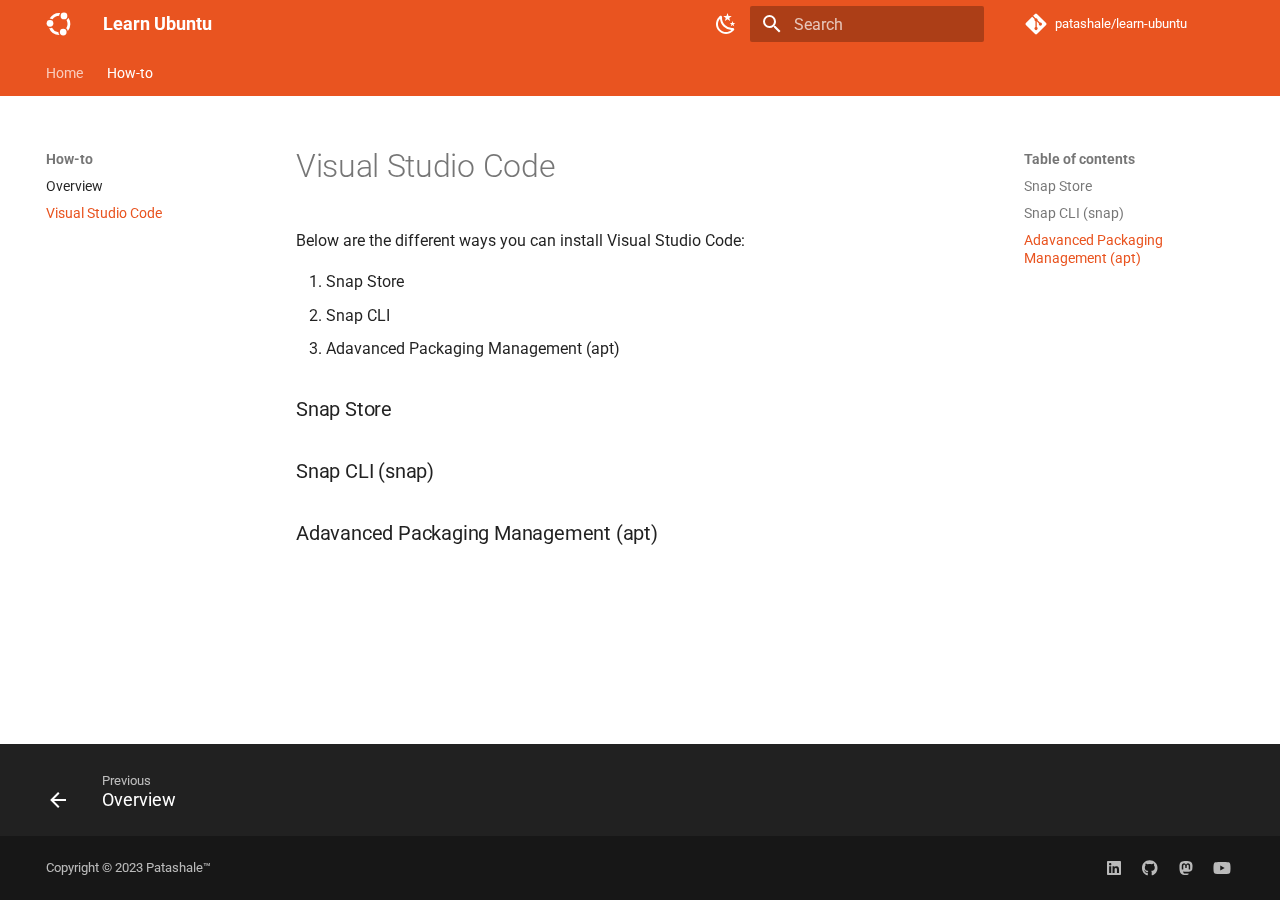
<file: en/how-to/visual-studio-code/index.html>
<!doctype html><html lang=en class=no-js> <head><meta charset=utf-8><meta name=viewport content="width=device-width,initial-scale=1"><meta name=description content="Learn everything about Ubuntu here at Patashale™."><meta name=author content=Patashale™><link href=https://www.patashale.in/learn-ubuntu/en/how-to/visual-studio-code/ rel=canonical><link href=../overview/ rel=prev><link rel=icon href=../../../assets/ubuntu-logo.svg><meta name=generator content="mkdocs-1.6.0, mkdocs-material-9.5.26"><title>Visual Studio Code - Learn Ubuntu</title><link rel=stylesheet href=../../../assets/stylesheets/main.6543a935.min.css><link rel=stylesheet href=../../../assets/stylesheets/palette.06af60db.min.css><link rel=preconnect href=https://fonts.gstatic.com crossorigin><link rel=stylesheet href="https://fonts.googleapis.com/css?family=Roboto:300,300i,400,400i,700,700i%7CRoboto+Mono:400,400i,700,700i&display=fallback"><style>:root{--md-text-font:"Roboto";--md-code-font:"Roboto Mono"}</style><link rel=stylesheet href=../../../stylesheets/extra.css><script>__md_scope=new URL("../../..",location),__md_hash=e=>[...e].reduce((e,_)=>(e<<5)-e+_.charCodeAt(0),0),__md_get=(e,_=localStorage,t=__md_scope)=>JSON.parse(_.getItem(t.pathname+"."+e)),__md_set=(e,_,t=localStorage,a=__md_scope)=>{try{t.setItem(a.pathname+"."+e,JSON.stringify(_))}catch(e){}}</script><meta property=og:type content=website><meta property=og:title content="Visual Studio Code - Learn Ubuntu"><meta property=og:description content="Learn everything about Ubuntu here at Patashale™."><meta property=og:image content=https://www.patashale.in/learn-ubuntu/assets/images/social/en/how-to/visual-studio-code.png><meta property=og:image:type content=image/png><meta property=og:image:width content=1200><meta property=og:image:height content=630><meta content=https://www.patashale.in/learn-ubuntu/en/how-to/visual-studio-code/ property=og:url><meta name=twitter:card content=summary_large_image><meta name=twitter:title content="Visual Studio Code - Learn Ubuntu"><meta name=twitter:description content="Learn everything about Ubuntu here at Patashale™."><meta name=twitter:image content=https://www.patashale.in/learn-ubuntu/assets/images/social/en/how-to/visual-studio-code.png></head> <body dir=ltr data-md-color-scheme=default data-md-color-primary=indigo data-md-color-accent=indigo> <input class=md-toggle data-md-toggle=drawer type=checkbox id=__drawer autocomplete=off> <input class=md-toggle data-md-toggle=search type=checkbox id=__search autocomplete=off> <label class=md-overlay for=__drawer></label> <div data-md-component=skip> <a href=#snap-store class=md-skip> Skip to content </a> </div> <div data-md-component=announce> </div> <header class=md-header data-md-component=header> <nav class="md-header__inner md-grid" aria-label=Header> <a href=../../.. title="Learn Ubuntu" class="md-header__button md-logo" aria-label="Learn Ubuntu" data-md-component=logo> <img src=../../../assets/ubuntu-logo.svg alt=logo> </a> <label class="md-header__button md-icon" for=__drawer> <svg xmlns=http://www.w3.org/2000/svg viewbox="0 0 24 24"><path d="M3 6h18v2H3V6m0 5h18v2H3v-2m0 5h18v2H3v-2Z"/></svg> </label> <div class=md-header__title data-md-component=header-title> <div class=md-header__ellipsis> <div class=md-header__topic> <span class=md-ellipsis> Learn Ubuntu </span> </div> <div class=md-header__topic data-md-component=header-topic> <span class=md-ellipsis> Visual Studio Code </span> </div> </div> </div> <form class=md-header__option data-md-component=palette> <input class=md-option data-md-color-media="(prefers-color-scheme: light)" data-md-color-scheme=default data-md-color-primary=indigo data-md-color-accent=indigo aria-label="Switch to dark mode" type=radio name=__palette id=__palette_0> <label class="md-header__button md-icon" title="Switch to dark mode" for=__palette_1 hidden> <svg xmlns=http://www.w3.org/2000/svg viewbox="0 0 24 24"><path d="m17.75 4.09-2.53 1.94.91 3.06-2.63-1.81-2.63 1.81.91-3.06-2.53-1.94L12.44 4l1.06-3 1.06 3 3.19.09m3.5 6.91-1.64 1.25.59 1.98-1.7-1.17-1.7 1.17.59-1.98L15.75 11l2.06-.05L18.5 9l.69 1.95 2.06.05m-2.28 4.95c.83-.08 1.72 1.1 1.19 1.85-.32.45-.66.87-1.08 1.27C15.17 23 8.84 23 4.94 19.07c-3.91-3.9-3.91-10.24 0-14.14.4-.4.82-.76 1.27-1.08.75-.53 1.93.36 1.85 1.19-.27 2.86.69 5.83 2.89 8.02a9.96 9.96 0 0 0 8.02 2.89m-1.64 2.02a12.08 12.08 0 0 1-7.8-3.47c-2.17-2.19-3.33-5-3.49-7.82-2.81 3.14-2.7 7.96.31 10.98 3.02 3.01 7.84 3.12 10.98.31Z"/></svg> </label> <input class=md-option data-md-color-media="(prefers-color-scheme: dark)" data-md-color-scheme=slate data-md-color-primary=deep-orange data-md-color-accent=deep-orange aria-label="Switch to light mode" type=radio name=__palette id=__palette_1> <label class="md-header__button md-icon" title="Switch to light mode" for=__palette_0 hidden> <svg xmlns=http://www.w3.org/2000/svg viewbox="0 0 24 24"><path d="M12 7a5 5 0 0 1 5 5 5 5 0 0 1-5 5 5 5 0 0 1-5-5 5 5 0 0 1 5-5m0 2a3 3 0 0 0-3 3 3 3 0 0 0 3 3 3 3 0 0 0 3-3 3 3 0 0 0-3-3m0-7 2.39 3.42C13.65 5.15 12.84 5 12 5c-.84 0-1.65.15-2.39.42L12 2M3.34 7l4.16-.35A7.2 7.2 0 0 0 5.94 8.5c-.44.74-.69 1.5-.83 2.29L3.34 7m.02 10 1.76-3.77a7.131 7.131 0 0 0 2.38 4.14L3.36 17M20.65 7l-1.77 3.79a7.023 7.023 0 0 0-2.38-4.15l4.15.36m-.01 10-4.14.36c.59-.51 1.12-1.14 1.54-1.86.42-.73.69-1.5.83-2.29L20.64 17M12 22l-2.41-3.44c.74.27 1.55.44 2.41.44.82 0 1.63-.17 2.37-.44L12 22Z"/></svg> </label> </form> <script>var media,input,key,value,palette=__md_get("__palette");if(palette&&palette.color){"(prefers-color-scheme)"===palette.color.media&&(media=matchMedia("(prefers-color-scheme: light)"),input=document.querySelector(media.matches?"[data-md-color-media='(prefers-color-scheme: light)']":"[data-md-color-media='(prefers-color-scheme: dark)']"),palette.color.media=input.getAttribute("data-md-color-media"),palette.color.scheme=input.getAttribute("data-md-color-scheme"),palette.color.primary=input.getAttribute("data-md-color-primary"),palette.color.accent=input.getAttribute("data-md-color-accent"));for([key,value]of Object.entries(palette.color))document.body.setAttribute("data-md-color-"+key,value)}</script> <label class="md-header__button md-icon" for=__search> <svg xmlns=http://www.w3.org/2000/svg viewbox="0 0 24 24"><path d="M9.5 3A6.5 6.5 0 0 1 16 9.5c0 1.61-.59 3.09-1.56 4.23l.27.27h.79l5 5-1.5 1.5-5-5v-.79l-.27-.27A6.516 6.516 0 0 1 9.5 16 6.5 6.5 0 0 1 3 9.5 6.5 6.5 0 0 1 9.5 3m0 2C7 5 5 7 5 9.5S7 14 9.5 14 14 12 14 9.5 12 5 9.5 5Z"/></svg> </label> <div class=md-search data-md-component=search role=dialog> <label class=md-search__overlay for=__search></label> <div class=md-search__inner role=search> <form class=md-search__form name=search> <input type=text class=md-search__input name=query aria-label=Search placeholder=Search autocapitalize=off autocorrect=off autocomplete=off spellcheck=false data-md-component=search-query required> <label class="md-search__icon md-icon" for=__search> <svg xmlns=http://www.w3.org/2000/svg viewbox="0 0 24 24"><path d="M9.5 3A6.5 6.5 0 0 1 16 9.5c0 1.61-.59 3.09-1.56 4.23l.27.27h.79l5 5-1.5 1.5-5-5v-.79l-.27-.27A6.516 6.516 0 0 1 9.5 16 6.5 6.5 0 0 1 3 9.5 6.5 6.5 0 0 1 9.5 3m0 2C7 5 5 7 5 9.5S7 14 9.5 14 14 12 14 9.5 12 5 9.5 5Z"/></svg> <svg xmlns=http://www.w3.org/2000/svg viewbox="0 0 24 24"><path d="M20 11v2H8l5.5 5.5-1.42 1.42L4.16 12l7.92-7.92L13.5 5.5 8 11h12Z"/></svg> </label> <nav class=md-search__options aria-label=Search> <button type=reset class="md-search__icon md-icon" title=Clear aria-label=Clear tabindex=-1> <svg xmlns=http://www.w3.org/2000/svg viewbox="0 0 24 24"><path d="M19 6.41 17.59 5 12 10.59 6.41 5 5 6.41 10.59 12 5 17.59 6.41 19 12 13.41 17.59 19 19 17.59 13.41 12 19 6.41Z"/></svg> </button> </nav> </form> <div class=md-search__output> <div class=md-search__scrollwrap tabindex=0 data-md-scrollfix> <div class=md-search-result data-md-component=search-result> <div class=md-search-result__meta> Initializing search </div> <ol class=md-search-result__list role=presentation></ol> </div> </div> </div> </div> </div> <div class=md-header__source> <a href=https://github.com/patashale/learn-ubuntu title="Go to repository" class=md-source data-md-component=source> <div class="md-source__icon md-icon"> <svg xmlns=http://www.w3.org/2000/svg viewbox="0 0 448 512"><!-- Font Awesome Free 6.5.2 by @fontawesome - https://fontawesome.com License - https://fontawesome.com/license/free (Icons: CC BY 4.0, Fonts: SIL OFL 1.1, Code: MIT License) Copyright 2024 Fonticons, Inc.--><path d="M439.55 236.05 244 40.45a28.87 28.87 0 0 0-40.81 0l-40.66 40.63 51.52 51.52c27.06-9.14 52.68 16.77 43.39 43.68l49.66 49.66c34.23-11.8 61.18 31 35.47 56.69-26.49 26.49-70.21-2.87-56-37.34L240.22 199v121.85c25.3 12.54 22.26 41.85 9.08 55a34.34 34.34 0 0 1-48.55 0c-17.57-17.6-11.07-46.91 11.25-56v-123c-20.8-8.51-24.6-30.74-18.64-45L142.57 101 8.45 235.14a28.86 28.86 0 0 0 0 40.81l195.61 195.6a28.86 28.86 0 0 0 40.8 0l194.69-194.69a28.86 28.86 0 0 0 0-40.81z"/></svg> </div> <div class=md-source__repository> patashale/learn-ubuntu </div> </a> </div> </nav> </header> <div class=md-container data-md-component=container> <nav class=md-tabs aria-label=Tabs data-md-component=tabs> <div class=md-grid> <ul class=md-tabs__list> <li class=md-tabs__item> <a href=../../.. class=md-tabs__link> Home </a> </li> <li class="md-tabs__item md-tabs__item--active"> <a href=../overview/ class=md-tabs__link> How-to </a> </li> </ul> </div> </nav> <main class=md-main data-md-component=main> <div class="md-main__inner md-grid"> <div class="md-sidebar md-sidebar--primary" data-md-component=sidebar data-md-type=navigation> <div class=md-sidebar__scrollwrap> <div class=md-sidebar__inner> <nav class="md-nav md-nav--primary md-nav--lifted" aria-label=Navigation data-md-level=0> <label class=md-nav__title for=__drawer> <a href=../../.. title="Learn Ubuntu" class="md-nav__button md-logo" aria-label="Learn Ubuntu" data-md-component=logo> <img src=../../../assets/ubuntu-logo.svg alt=logo> </a> Learn Ubuntu </label> <div class=md-nav__source> <a href=https://github.com/patashale/learn-ubuntu title="Go to repository" class=md-source data-md-component=source> <div class="md-source__icon md-icon"> <svg xmlns=http://www.w3.org/2000/svg viewbox="0 0 448 512"><!-- Font Awesome Free 6.5.2 by @fontawesome - https://fontawesome.com License - https://fontawesome.com/license/free (Icons: CC BY 4.0, Fonts: SIL OFL 1.1, Code: MIT License) Copyright 2024 Fonticons, Inc.--><path d="M439.55 236.05 244 40.45a28.87 28.87 0 0 0-40.81 0l-40.66 40.63 51.52 51.52c27.06-9.14 52.68 16.77 43.39 43.68l49.66 49.66c34.23-11.8 61.18 31 35.47 56.69-26.49 26.49-70.21-2.87-56-37.34L240.22 199v121.85c25.3 12.54 22.26 41.85 9.08 55a34.34 34.34 0 0 1-48.55 0c-17.57-17.6-11.07-46.91 11.25-56v-123c-20.8-8.51-24.6-30.74-18.64-45L142.57 101 8.45 235.14a28.86 28.86 0 0 0 0 40.81l195.61 195.6a28.86 28.86 0 0 0 40.8 0l194.69-194.69a28.86 28.86 0 0 0 0-40.81z"/></svg> </div> <div class=md-source__repository> patashale/learn-ubuntu </div> </a> </div> <ul class=md-nav__list data-md-scrollfix> <li class=md-nav__item> <a href=../../.. class=md-nav__link> <span class=md-ellipsis> Home </span> </a> </li> <li class="md-nav__item md-nav__item--active md-nav__item--section md-nav__item--nested"> <input class="md-nav__toggle md-toggle " type=checkbox id=__nav_2 checked> <label class=md-nav__link for=__nav_2 id=__nav_2_label tabindex> <span class=md-ellipsis> How-to </span> <span class="md-nav__icon md-icon"></span> </label> <nav class=md-nav data-md-level=1 aria-labelledby=__nav_2_label aria-expanded=true> <label class=md-nav__title for=__nav_2> <span class="md-nav__icon md-icon"></span> How-to </label> <ul class=md-nav__list data-md-scrollfix> <li class=md-nav__item> <a href=../overview/ class=md-nav__link> <span class=md-ellipsis> Overview </span> </a> </li> <li class="md-nav__item md-nav__item--active"> <input class="md-nav__toggle md-toggle" type=checkbox id=__toc> <label class="md-nav__link md-nav__link--active" for=__toc> <span class=md-ellipsis> Visual Studio Code </span> <span class="md-nav__icon md-icon"></span> </label> <a href=./ class="md-nav__link md-nav__link--active"> <span class=md-ellipsis> Visual Studio Code </span> </a> <nav class="md-nav md-nav--secondary" aria-label="Table of contents"> <label class=md-nav__title for=__toc> <span class="md-nav__icon md-icon"></span> Table of contents </label> <ul class=md-nav__list data-md-component=toc data-md-scrollfix> <li class=md-nav__item> <a href=#snap-store class=md-nav__link> <span class=md-ellipsis> Snap Store </span> </a> </li> <li class=md-nav__item> <a href=#snap-cli-snap class=md-nav__link> <span class=md-ellipsis> Snap CLI (snap) </span> </a> </li> <li class=md-nav__item> <a href=#adavanced-packaging-management-apt class=md-nav__link> <span class=md-ellipsis> Adavanced Packaging Management (apt) </span> </a> </li> </ul> </nav> </li> </ul> </nav> </li> </ul> </nav> </div> </div> </div> <div class="md-sidebar md-sidebar--secondary" data-md-component=sidebar data-md-type=toc> <div class=md-sidebar__scrollwrap> <div class=md-sidebar__inner> <nav class="md-nav md-nav--secondary" aria-label="Table of contents"> <label class=md-nav__title for=__toc> <span class="md-nav__icon md-icon"></span> Table of contents </label> <ul class=md-nav__list data-md-component=toc data-md-scrollfix> <li class=md-nav__item> <a href=#snap-store class=md-nav__link> <span class=md-ellipsis> Snap Store </span> </a> </li> <li class=md-nav__item> <a href=#snap-cli-snap class=md-nav__link> <span class=md-ellipsis> Snap CLI (snap) </span> </a> </li> <li class=md-nav__item> <a href=#adavanced-packaging-management-apt class=md-nav__link> <span class=md-ellipsis> Adavanced Packaging Management (apt) </span> </a> </li> </ul> </nav> </div> </div> </div> <div class=md-content data-md-component=content> <article class="md-content__inner md-typeset"> <h1>Visual Studio Code</h1> <p>Below are the different ways you can install Visual Studio Code:</p> <ol> <li>Snap Store</li> <li>Snap CLI</li> <li>Adavanced Packaging Management (apt)</li> </ol> <h3 id=snap-store>Snap Store</h3> <h3 id=snap-cli-snap>Snap CLI (snap)</h3> <h3 id=adavanced-packaging-management-apt>Adavanced Packaging Management (apt)</h3> </article> </div> <script>var target=document.getElementById(location.hash.slice(1));target&&target.name&&(target.checked=target.name.startsWith("__tabbed_"))</script> </div> </main> <footer class=md-footer> <nav class="md-footer__inner md-grid" aria-label=Footer> <a href=../overview/ class="md-footer__link md-footer__link--prev" aria-label="Previous: Overview"> <div class="md-footer__button md-icon"> <svg xmlns=http://www.w3.org/2000/svg viewbox="0 0 24 24"><path d="M20 11v2H8l5.5 5.5-1.42 1.42L4.16 12l7.92-7.92L13.5 5.5 8 11h12Z"/></svg> </div> <div class=md-footer__title> <span class=md-footer__direction> Previous </span> <div class=md-ellipsis> Overview </div> </div> </a> </nav> <div class="md-footer-meta md-typeset"> <div class="md-footer-meta__inner md-grid"> <div class=md-copyright> <div class=md-copyright__highlight> Copyright &copy; 2023 Patashale™ </div> </div> <div class=md-social> <a href=https://linkedin.com/company/patashale target=_blank rel=noopener title="Patashale™ on LinkedIn" class=md-social__link> <svg xmlns=http://www.w3.org/2000/svg viewbox="0 0 448 512"><!-- Font Awesome Free 6.5.2 by @fontawesome - https://fontawesome.com License - https://fontawesome.com/license/free (Icons: CC BY 4.0, Fonts: SIL OFL 1.1, Code: MIT License) Copyright 2024 Fonticons, Inc.--><path d="M416 32H31.9C14.3 32 0 46.5 0 64.3v383.4C0 465.5 14.3 480 31.9 480H416c17.6 0 32-14.5 32-32.3V64.3c0-17.8-14.4-32.3-32-32.3zM135.4 416H69V202.2h66.5V416zm-33.2-243c-21.3 0-38.5-17.3-38.5-38.5S80.9 96 102.2 96c21.2 0 38.5 17.3 38.5 38.5 0 21.3-17.2 38.5-38.5 38.5zm282.1 243h-66.4V312c0-24.8-.5-56.7-34.5-56.7-34.6 0-39.9 27-39.9 54.9V416h-66.4V202.2h63.7v29.2h.9c8.9-16.8 30.6-34.5 62.9-34.5 67.2 0 79.7 44.3 79.7 101.9V416z"/></svg> </a> <a href=https://github.com/patashale target=_blank rel=noopener title="Patashale™ on GitHub" class=md-social__link> <svg xmlns=http://www.w3.org/2000/svg viewbox="0 0 496 512"><!-- Font Awesome Free 6.5.2 by @fontawesome - https://fontawesome.com License - https://fontawesome.com/license/free (Icons: CC BY 4.0, Fonts: SIL OFL 1.1, Code: MIT License) Copyright 2024 Fonticons, Inc.--><path d="M165.9 397.4c0 2-2.3 3.6-5.2 3.6-3.3.3-5.6-1.3-5.6-3.6 0-2 2.3-3.6 5.2-3.6 3-.3 5.6 1.3 5.6 3.6zm-31.1-4.5c-.7 2 1.3 4.3 4.3 4.9 2.6 1 5.6 0 6.2-2s-1.3-4.3-4.3-5.2c-2.6-.7-5.5.3-6.2 2.3zm44.2-1.7c-2.9.7-4.9 2.6-4.6 4.9.3 2 2.9 3.3 5.9 2.6 2.9-.7 4.9-2.6 4.6-4.6-.3-1.9-3-3.2-5.9-2.9zM244.8 8C106.1 8 0 113.3 0 252c0 110.9 69.8 205.8 169.5 239.2 12.8 2.3 17.3-5.6 17.3-12.1 0-6.2-.3-40.4-.3-61.4 0 0-70 15-84.7-29.8 0 0-11.4-29.1-27.8-36.6 0 0-22.9-15.7 1.6-15.4 0 0 24.9 2 38.6 25.8 21.9 38.6 58.6 27.5 72.9 20.9 2.3-16 8.8-27.1 16-33.7-55.9-6.2-112.3-14.3-112.3-110.5 0-27.5 7.6-41.3 23.6-58.9-2.6-6.5-11.1-33.3 2.6-67.9 20.9-6.5 69 27 69 27 20-5.6 41.5-8.5 62.8-8.5s42.8 2.9 62.8 8.5c0 0 48.1-33.6 69-27 13.7 34.7 5.2 61.4 2.6 67.9 16 17.7 25.8 31.5 25.8 58.9 0 96.5-58.9 104.2-114.8 110.5 9.2 7.9 17 22.9 17 46.4 0 33.7-.3 75.4-.3 83.6 0 6.5 4.6 14.4 17.3 12.1C428.2 457.8 496 362.9 496 252 496 113.3 383.5 8 244.8 8zM97.2 352.9c-1.3 1-1 3.3.7 5.2 1.6 1.6 3.9 2.3 5.2 1 1.3-1 1-3.3-.7-5.2-1.6-1.6-3.9-2.3-5.2-1zm-10.8-8.1c-.7 1.3.3 2.9 2.3 3.9 1.6 1 3.6.7 4.3-.7.7-1.3-.3-2.9-2.3-3.9-2-.6-3.6-.3-4.3.7zm32.4 35.6c-1.6 1.3-1 4.3 1.3 6.2 2.3 2.3 5.2 2.6 6.5 1 1.3-1.3.7-4.3-1.3-6.2-2.2-2.3-5.2-2.6-6.5-1zm-11.4-14.7c-1.6 1-1.6 3.6 0 5.9 1.6 2.3 4.3 3.3 5.6 2.3 1.6-1.3 1.6-3.9 0-6.2-1.4-2.3-4-3.3-5.6-2z"/></svg> </a> <a href=https://mastodon.social/@patashale target=_blank rel="noopener me" title="Patashale™ on Mastodon" class=md-social__link> <svg xmlns=http://www.w3.org/2000/svg viewbox="0 0 448 512"><!-- Font Awesome Free 6.5.2 by @fontawesome - https://fontawesome.com License - https://fontawesome.com/license/free (Icons: CC BY 4.0, Fonts: SIL OFL 1.1, Code: MIT License) Copyright 2024 Fonticons, Inc.--><path d="M433 179.11c0-97.2-63.71-125.7-63.71-125.7-62.52-28.7-228.56-28.4-290.48 0 0 0-63.72 28.5-63.72 125.7 0 115.7-6.6 259.4 105.63 289.1 40.51 10.7 75.32 13 103.33 11.4 50.81-2.8 79.32-18.1 79.32-18.1l-1.7-36.9s-36.31 11.4-77.12 10.1c-40.41-1.4-83-4.4-89.63-54a102.54 102.54 0 0 1-.9-13.9c85.63 20.9 158.65 9.1 178.75 6.7 56.12-6.7 105-41.3 111.23-72.9 9.8-49.8 9-121.5 9-121.5zm-75.12 125.2h-46.63v-114.2c0-49.7-64-51.6-64 6.9v62.5h-46.33V197c0-58.5-64-56.6-64-6.9v114.2H90.19c0-122.1-5.2-147.9 18.41-175 25.9-28.9 79.82-30.8 103.83 6.1l11.6 19.5 11.6-19.5c24.11-37.1 78.12-34.8 103.83-6.1 23.71 27.3 18.4 53 18.4 175z"/></svg> </a> <a href=https://youtube.com/@patashale target=_blank rel=noopener title="Patashale™ on YouTube" class=md-social__link> <svg xmlns=http://www.w3.org/2000/svg viewbox="0 0 576 512"><!-- Font Awesome Free 6.5.2 by @fontawesome - https://fontawesome.com License - https://fontawesome.com/license/free (Icons: CC BY 4.0, Fonts: SIL OFL 1.1, Code: MIT License) Copyright 2024 Fonticons, Inc.--><path d="M549.655 124.083c-6.281-23.65-24.787-42.276-48.284-48.597C458.781 64 288 64 288 64S117.22 64 74.629 75.486c-23.497 6.322-42.003 24.947-48.284 48.597-11.412 42.867-11.412 132.305-11.412 132.305s0 89.438 11.412 132.305c6.281 23.65 24.787 41.5 48.284 47.821C117.22 448 288 448 288 448s170.78 0 213.371-11.486c23.497-6.321 42.003-24.171 48.284-47.821 11.412-42.867 11.412-132.305 11.412-132.305s0-89.438-11.412-132.305zm-317.51 213.508V175.185l142.739 81.205-142.739 81.201z"/></svg> </a> </div> </div> </div> </footer> </div> <div class=md-dialog data-md-component=dialog> <div class="md-dialog__inner md-typeset"></div> </div> <script id=__config type=application/json>{"base": "../../..", "features": ["navigation.footer", "navigation.tabs"], "search": "../../../assets/javascripts/workers/search.b8dbb3d2.min.js", "translations": {"clipboard.copied": "Copied to clipboard", "clipboard.copy": "Copy to clipboard", "search.result.more.one": "1 more on this page", "search.result.more.other": "# more on this page", "search.result.none": "No matching documents", "search.result.one": "1 matching document", "search.result.other": "# matching documents", "search.result.placeholder": "Type to start searching", "search.result.term.missing": "Missing", "select.version": "Select version"}}</script> <script src=../../../assets/javascripts/bundle.ad660dcc.min.js></script> </body> </html>
</file>
